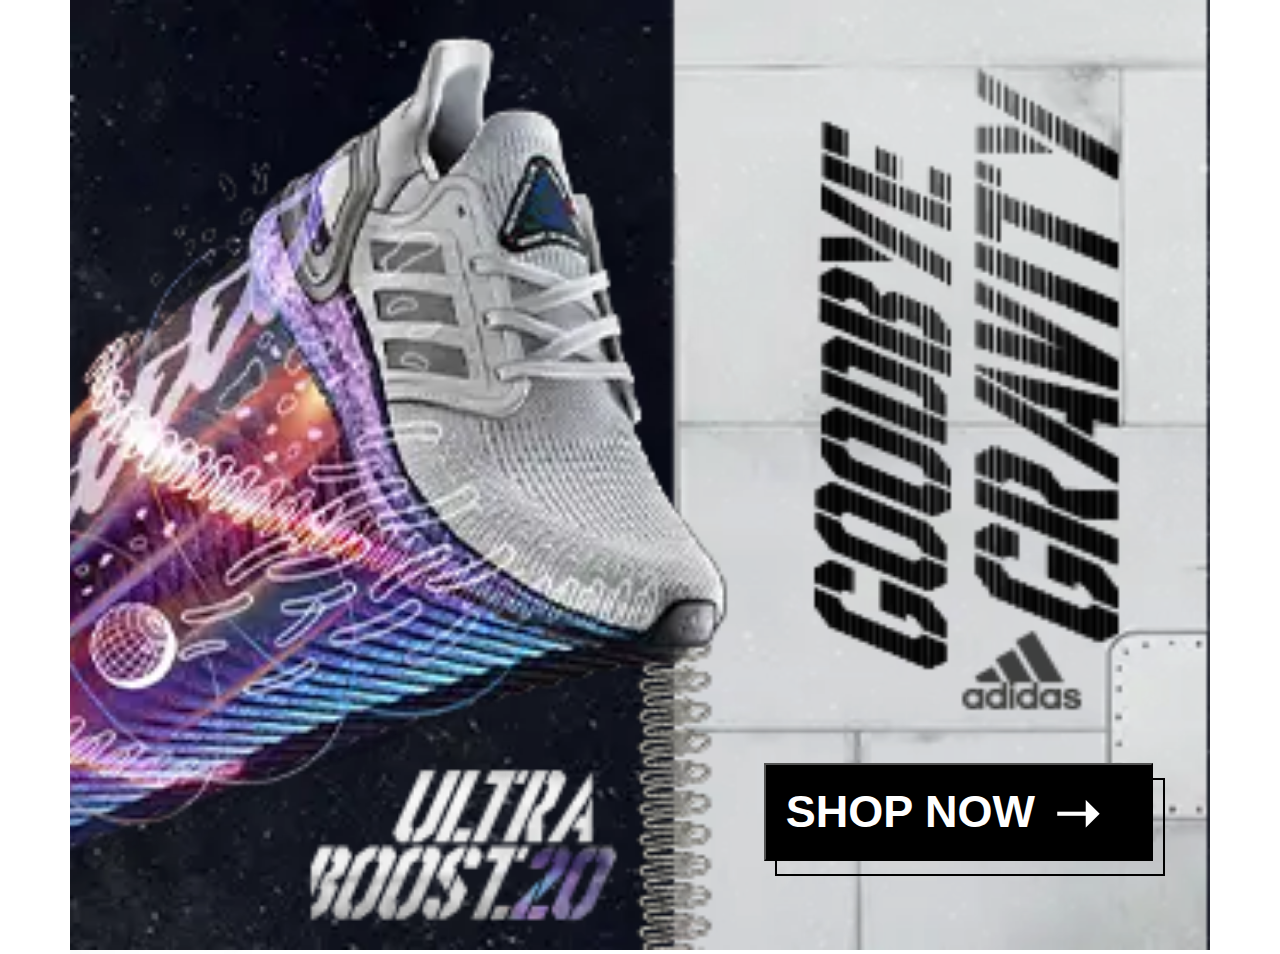
<file: index.html>
<!DOCTYPE html>
<html lang="en">
<head>
    <meta charset="utf-8" />
    <meta http-equiv="X-UA-Compatible" content="IE=edge">
    <meta name="viewport" content="width=device-width, initial-scale=1">
    <title>Главная</title>
    <link rel="icon" type="image/png" href="/public/favicon-32x32.png" sizes="32x32" />
    <link rel="stylesheet" type="text/css" href="css/style.min.css" />
</head>


<div class="container">
    <div class="img-wrapper">
        <picture><source srcset="img/space.webp" type="image/webp"><img class="space" src="img/space.jpg" alt="space"></picture>
        <div class="mask"></div>
    </div>

    <picture><source srcset="img/shoe.webp" type="image/webp"><img class="shoe" src="img/shoe.png" alt=""></picture>
    <picture><source srcset="img/text1.webp" type="image/webp"><img class="text1" src="img/text1.png" alt=""></picture>
    <picture><source srcset="img/tfp.webp" type="image/webp"><img class="tfp" src="img/tfp.png" alt=""></picture>
    <picture><source srcset="img/bg-second.webp" type="image/webp"><img class="bg-second" src="img/bg-second.png" alt=""></picture>

    <picture><source srcset="img/text2.webp" type="image/webp"><img class="text2" src="img/text2.png" alt=""></picture>
    <picture><source srcset="img/text3.webp" type="image/webp"><img class="text3" src="img/text3.png" alt=""></picture>
    <picture><source srcset="img/logo.webp" type="image/webp"><img class="logo" src="img/logo.png" alt=""></picture>

    <div class="btn-block">
        <div class="frame"> </div>
        <button>SHOP NOW <p>➝</p></button>
    </div>
</div>




<footer></footer>

<script src="js/app.min.js"></script>

</body>

</html>
</file>
<file: css/style.min.css>
.row{--bs-gutter-x:1.5rem;--bs-gutter-y:0;display:-webkit-box;display:-ms-flexbox;display:flex;-ms-flex-wrap:wrap;flex-wrap:wrap;margin-top:calc(var(--bs-gutter-y) * -1);margin-right:calc(var(--bs-gutter-x) * -.5);margin-left:calc(var(--bs-gutter-x) * -.5)}.row>*{-ms-flex-negative:0;flex-shrink:0;width:100%;max-width:100%;padding-right:calc(var(--bs-gutter-x) * .5);padding-left:calc(var(--bs-gutter-x) * .5);margin-top:var(--bs-gutter-y)}.col{-webkit-box-flex:1;-ms-flex:1 0 0%;flex:1 0 0%}.row-cols-auto>*{-webkit-box-flex:0;-ms-flex:0 0 auto;flex:0 0 auto;width:auto}.row-cols-1>*{-webkit-box-flex:0;-ms-flex:0 0 auto;flex:0 0 auto;width:100%}.row-cols-2>*{-webkit-box-flex:0;-ms-flex:0 0 auto;flex:0 0 auto;width:50%}.row-cols-3>*{-webkit-box-flex:0;-ms-flex:0 0 auto;flex:0 0 auto;width:33.3333333333%}.row-cols-4>*{-webkit-box-flex:0;-ms-flex:0 0 auto;flex:0 0 auto;width:25%}.row-cols-5>*{-webkit-box-flex:0;-ms-flex:0 0 auto;flex:0 0 auto;width:20%}.row-cols-6>*{-webkit-box-flex:0;-ms-flex:0 0 auto;flex:0 0 auto;width:16.6666666667%}.col-auto{-webkit-box-flex:0;-ms-flex:0 0 auto;flex:0 0 auto;width:auto}.col-1{-webkit-box-flex:0;-ms-flex:0 0 auto;flex:0 0 auto;width:8.33333333%}.col-2{-webkit-box-flex:0;-ms-flex:0 0 auto;flex:0 0 auto;width:16.66666667%}.col-3{-webkit-box-flex:0;-ms-flex:0 0 auto;flex:0 0 auto;width:25%}.col-4{-webkit-box-flex:0;-ms-flex:0 0 auto;flex:0 0 auto;width:33.33333333%}.col-5{-webkit-box-flex:0;-ms-flex:0 0 auto;flex:0 0 auto;width:41.66666667%}.col-6{-webkit-box-flex:0;-ms-flex:0 0 auto;flex:0 0 auto;width:50%}.col-7{-webkit-box-flex:0;-ms-flex:0 0 auto;flex:0 0 auto;width:58.33333333%}.col-8{-webkit-box-flex:0;-ms-flex:0 0 auto;flex:0 0 auto;width:66.66666667%}.col-9{-webkit-box-flex:0;-ms-flex:0 0 auto;flex:0 0 auto;width:75%}.col-10{-webkit-box-flex:0;-ms-flex:0 0 auto;flex:0 0 auto;width:83.33333333%}.col-11{-webkit-box-flex:0;-ms-flex:0 0 auto;flex:0 0 auto;width:91.66666667%}.col-12{-webkit-box-flex:0;-ms-flex:0 0 auto;flex:0 0 auto;width:100%}.offset-1{margin-left:8.33333333%}.offset-2{margin-left:16.66666667%}.offset-3{margin-left:25%}.offset-4{margin-left:33.33333333%}.offset-5{margin-left:41.66666667%}.offset-6{margin-left:50%}.offset-7{margin-left:58.33333333%}.offset-8{margin-left:66.66666667%}.offset-9{margin-left:75%}.offset-10{margin-left:83.33333333%}.offset-11{margin-left:91.66666667%}.g-0,.gx-0{--bs-gutter-x:0}.g-0,.gy-0{--bs-gutter-y:0}.g-1,.gx-1{--bs-gutter-x:0.25rem}.g-1,.gy-1{--bs-gutter-y:0.25rem}.g-2,.gx-2{--bs-gutter-x:0.5rem}.g-2,.gy-2{--bs-gutter-y:0.5rem}.g-3,.gx-3{--bs-gutter-x:1rem}.g-3,.gy-3{--bs-gutter-y:1rem}.g-4,.gx-4{--bs-gutter-x:1.5rem}.g-4,.gy-4{--bs-gutter-y:1.5rem}.g-5,.gx-5{--bs-gutter-x:3rem}.g-5,.gy-5{--bs-gutter-y:3rem}.container,.container-fluid,.container-lg,.container-md,.container-sm,.container-xl,.container-xxl{width:100%;padding-right:var(--bs-gutter-x,.75rem);padding-left:var(--bs-gutter-x,.75rem);margin-right:auto;margin-left:auto}*{-webkit-box-sizing:border-box;box-sizing:border-box}body{margin:0;padding:0}.container{overflow:hidden;position:relative!important;padding:0!important}.container .mask{position:absolute;top:0;left:0;bottom:0;right:0;width:100%;z-index:20;background-color:#fff;opacity:0;-webkit-animation:mask 2s;animation:mask 2s}.container .space{position:relative;width:100%;-webkit-transform:scale(1);-ms-transform:scale(1);transform:scale(1);-webkit-transform-origin:center;-ms-transform-origin:center;transform-origin:center;-webkit-animation:space 2s;animation:space 2s}@-webkit-keyframes mask{from{opacity:1}to{opacity:0}}@keyframes mask{from{opacity:1}to{opacity:0}}@-webkit-keyframes space{from{-webkit-transform:scale(1.5);transform:scale(1.5)}to{-webkit-transform:scale(1);transform:scale(1)}}@keyframes space{from{-webkit-transform:scale(1.5);transform:scale(1.5)}to{-webkit-transform:scale(1);transform:scale(1)}}.container .text2,.container .text3{position:absolute;height:62%;width:auto}.container .text2{top:11%;left:65%;-webkit-animation:text2 3s;animation:text2 3s}@-webkit-keyframes text2{50%,from{-webkit-transform:translate3d(0,-3000px,0);transform:translate3d(0,-3000px,0)}to{-webkit-transform:translate3d(0,0,0);transform:translate3d(0,0,0)}}@keyframes text2{50%,from{-webkit-transform:translate3d(0,-3000px,0);transform:translate3d(0,-3000px,0)}to{-webkit-transform:translate3d(0,0,0);transform:translate3d(0,0,0)}}.container .text3{top:6%;left:79%;-webkit-animation:text3 4s;animation:text3 4s}@-webkit-keyframes text3{75%,from{-webkit-transform:translate3d(0,-3000px,0);transform:translate3d(0,-3000px,0)}to{-webkit-transform:translate3d(0,0,0);transform:translate3d(0,0,0)}}@keyframes text3{75%,from{-webkit-transform:translate3d(0,-3000px,0);transform:translate3d(0,-3000px,0)}to{-webkit-transform:translate3d(0,0,0);transform:translate3d(0,0,0)}}.container .logo{-webkit-animation:logo 2.5s;animation:logo 2.5s}@-webkit-keyframes logo{40%,from{opacity:0}to{opacity:1}}@keyframes logo{40%,from{opacity:0}to{opacity:1}}.container .bg-second,.container .dark,.container .logo,.container .shoe,.container .text1,.container .tfp{position:absolute;top:0;left:0;width:100%}.container .shoe{z-index:120;-webkit-transform-origin:top right;-ms-transform-origin:top right;transform-origin:top right;-webkit-transform:scale(2.1);-ms-transform:scale(2.1);transform:scale(2.1);top:-48%;left:auto;right:40%;-webkit-animation:shoe 1s;animation:shoe 1s}@-webkit-keyframes shoe{from{-webkit-transform:scale(0);transform:scale(0);top:50%;left:auto;right:50%}35%{-webkit-transform:scale(0);transform:scale(0);top:50%;left:auto;right:50%}40%{-webkit-transform:scale(.05);transform:scale(.05);top:45%;left:auto;right:45%}to{-webkit-transform:scale(2.1);transform:scale(2.1);top:-48%;left:auto;right:40%}}@keyframes shoe{from{-webkit-transform:scale(0);transform:scale(0);top:50%;left:auto;right:50%}35%{-webkit-transform:scale(0);transform:scale(0);top:50%;left:auto;right:50%}40%{-webkit-transform:scale(.05);transform:scale(.05);top:45%;left:auto;right:45%}to{-webkit-transform:scale(2.1);transform:scale(2.1);top:-48%;left:auto;right:40%}}.container .text1{-webkit-transform:scale(1);-ms-transform:scale(1);transform:scale(1);-webkit-animation:text1 4s;animation:text1 4s;top:0}@-webkit-keyframes text1{from{-webkit-transform:scale(0);transform:scale(0);top:40%;left:auto}35%{-webkit-transform:scale(0);transform:scale(0);top:40%}40%{-webkit-transform:scale(.05);transform:scale(.05)}to{-webkit-transform:scale(1);transform:scale(1);top:0}}@keyframes text1{from{-webkit-transform:scale(0);transform:scale(0);top:40%;left:auto}35%{-webkit-transform:scale(0);transform:scale(0);top:40%}40%{-webkit-transform:scale(.05);transform:scale(.05)}to{-webkit-transform:scale(1);transform:scale(1);top:0}}.container .tfp{z-index:100;-webkit-animation:tfp 3s;animation:tfp 3s}@-webkit-keyframes tfp{60%,75%,90%,from,to{-webkit-animation-timing-function:cubic-bezier(.215,.61,.355,1);animation-timing-function:cubic-bezier(.215,.61,.355,1)}from{opacity:0;-webkit-transform:translate3d(0,3000px,0) scaleY(5);transform:translate3d(0,3000px,0) scaleY(5)}60%{opacity:1;-webkit-transform:translate3d(0,-20px,0) scaleY(.9);transform:translate3d(0,-20px,0) scaleY(.9)}75%{-webkit-transform:translate3d(0,10px,0) scaleY(.95);transform:translate3d(0,10px,0) scaleY(.95)}90%{-webkit-transform:translate3d(0,-5px,0) scaleY(.985);transform:translate3d(0,-5px,0) scaleY(.985)}to{-webkit-transform:translate3d(0,0,0);transform:translate3d(0,0,0)}}@keyframes tfp{60%,75%,90%,from,to{-webkit-animation-timing-function:cubic-bezier(.215,.61,.355,1);animation-timing-function:cubic-bezier(.215,.61,.355,1)}from{opacity:0;-webkit-transform:translate3d(0,3000px,0) scaleY(5);transform:translate3d(0,3000px,0) scaleY(5)}60%{opacity:1;-webkit-transform:translate3d(0,-20px,0) scaleY(.9);transform:translate3d(0,-20px,0) scaleY(.9)}75%{-webkit-transform:translate3d(0,10px,0) scaleY(.95);transform:translate3d(0,10px,0) scaleY(.95)}90%{-webkit-transform:translate3d(0,-5px,0) scaleY(.985);transform:translate3d(0,-5px,0) scaleY(.985)}to{-webkit-transform:translate3d(0,0,0);transform:translate3d(0,0,0)}}.container .bg-second{opacity:.9;-webkit-animation:bg-second 4s;animation:bg-second 4s;width:100%}@-webkit-keyframes bg-second{60%,75%,90%,from{-webkit-animation-timing-function:cubic-bezier(.215,.61,.355,1);animation-timing-function:cubic-bezier(.215,.61,.355,1)}0%{opacity:1;-webkit-transform:translate3d(0,-3000px,0) scaleY(3);transform:translate3d(0,-3000px,0) scaleY(3)}60%{opacity:1;-webkit-transform:translate3d(0,25px,0) scaleY(.9);transform:translate3d(0,25px,0) scaleY(.9)}75%{-webkit-transform:translate3d(0,-10px,0) scaleY(.95);transform:translate3d(0,-10px,0) scaleY(.95)}90%{-webkit-transform:translate3d(0,5px,0) scaleY(.985);transform:translate3d(0,5px,0) scaleY(.985)}to{-webkit-transform:translate3d(0,0,0);transform:translate3d(0,0,0)}}@keyframes bg-second{60%,75%,90%,from{-webkit-animation-timing-function:cubic-bezier(.215,.61,.355,1);animation-timing-function:cubic-bezier(.215,.61,.355,1)}0%{opacity:1;-webkit-transform:translate3d(0,-3000px,0) scaleY(3);transform:translate3d(0,-3000px,0) scaleY(3)}60%{opacity:1;-webkit-transform:translate3d(0,25px,0) scaleY(.9);transform:translate3d(0,25px,0) scaleY(.9)}75%{-webkit-transform:translate3d(0,-10px,0) scaleY(.95);transform:translate3d(0,-10px,0) scaleY(.95)}90%{-webkit-transform:translate3d(0,5px,0) scaleY(.985);transform:translate3d(0,5px,0) scaleY(.985)}to{-webkit-transform:translate3d(0,0,0);transform:translate3d(0,0,0)}}.container .btn-block{position:absolute;-webkit-animation:btn-block 4s;animation:btn-block 4s;right:5%;top:80%}.container .btn-block .frame{position:absolute;left:3%;top:15%;border:2px solid #000;width:390px;max-width:100%;height:100%}.container .btn-block button{display:-webkit-box;display:-ms-flexbox;display:flex;-webkit-box-orient:horizontal;-webkit-box-direction:normal;-ms-flex-direction:row;flex-direction:row;-webkit-box-align:center;-ms-flex-align:center;align-items:center;padding:15px 50px 15px 20px;width:auto;background-color:#000;font-size:45px;font-weight:700;color:#fff;z-index:20}.container .btn-block button p{font-size:55px;margin:auto 0 0 20px}@-webkit-keyframes btn-block{60%,75%,90%,from{-webkit-animation-timing-function:ease-in-out;animation-timing-function:ease-in-out}0%{opacity:1;-webkit-transform:translate3d(0,-3000px,0);transform:translate3d(0,-3000px,0)}60%{opacity:1;-webkit-transform:translate3d(0,100px,0);transform:translate3d(0,100px,0)}75%{-webkit-transform:translate3d(0,-100px,0);transform:translate3d(0,-100px,0)}90%{-webkit-transform:translate3d(0,25px,0);transform:translate3d(0,25px,0)}to{-webkit-transform:translate3d(0,0,0);transform:translate3d(0,0,0)}}@keyframes btn-block{60%,75%,90%,from{-webkit-animation-timing-function:ease-in-out;animation-timing-function:ease-in-out}0%{opacity:1;-webkit-transform:translate3d(0,-3000px,0);transform:translate3d(0,-3000px,0)}60%{opacity:1;-webkit-transform:translate3d(0,100px,0);transform:translate3d(0,100px,0)}75%{-webkit-transform:translate3d(0,-100px,0);transform:translate3d(0,-100px,0)}90%{-webkit-transform:translate3d(0,25px,0);transform:translate3d(0,25px,0)}to{-webkit-transform:translate3d(0,0,0);transform:translate3d(0,0,0)}}@media (min-width:576px){.col-sm{-webkit-box-flex:1;-ms-flex:1 0 0%;flex:1 0 0%}.row-cols-sm-auto>*{-webkit-box-flex:0;-ms-flex:0 0 auto;flex:0 0 auto;width:auto}.row-cols-sm-1>*{-webkit-box-flex:0;-ms-flex:0 0 auto;flex:0 0 auto;width:100%}.row-cols-sm-2>*{-webkit-box-flex:0;-ms-flex:0 0 auto;flex:0 0 auto;width:50%}.row-cols-sm-3>*{-webkit-box-flex:0;-ms-flex:0 0 auto;flex:0 0 auto;width:33.3333333333%}.row-cols-sm-4>*{-webkit-box-flex:0;-ms-flex:0 0 auto;flex:0 0 auto;width:25%}.row-cols-sm-5>*{-webkit-box-flex:0;-ms-flex:0 0 auto;flex:0 0 auto;width:20%}.row-cols-sm-6>*{-webkit-box-flex:0;-ms-flex:0 0 auto;flex:0 0 auto;width:16.6666666667%}.col-sm-auto{-webkit-box-flex:0;-ms-flex:0 0 auto;flex:0 0 auto;width:auto}.col-sm-1{-webkit-box-flex:0;-ms-flex:0 0 auto;flex:0 0 auto;width:8.33333333%}.col-sm-2{-webkit-box-flex:0;-ms-flex:0 0 auto;flex:0 0 auto;width:16.66666667%}.col-sm-3{-webkit-box-flex:0;-ms-flex:0 0 auto;flex:0 0 auto;width:25%}.col-sm-4{-webkit-box-flex:0;-ms-flex:0 0 auto;flex:0 0 auto;width:33.33333333%}.col-sm-5{-webkit-box-flex:0;-ms-flex:0 0 auto;flex:0 0 auto;width:41.66666667%}.col-sm-6{-webkit-box-flex:0;-ms-flex:0 0 auto;flex:0 0 auto;width:50%}.col-sm-7{-webkit-box-flex:0;-ms-flex:0 0 auto;flex:0 0 auto;width:58.33333333%}.col-sm-8{-webkit-box-flex:0;-ms-flex:0 0 auto;flex:0 0 auto;width:66.66666667%}.col-sm-9{-webkit-box-flex:0;-ms-flex:0 0 auto;flex:0 0 auto;width:75%}.col-sm-10{-webkit-box-flex:0;-ms-flex:0 0 auto;flex:0 0 auto;width:83.33333333%}.col-sm-11{-webkit-box-flex:0;-ms-flex:0 0 auto;flex:0 0 auto;width:91.66666667%}.col-sm-12{-webkit-box-flex:0;-ms-flex:0 0 auto;flex:0 0 auto;width:100%}.offset-sm-0{margin-left:0}.offset-sm-1{margin-left:8.33333333%}.offset-sm-2{margin-left:16.66666667%}.offset-sm-3{margin-left:25%}.offset-sm-4{margin-left:33.33333333%}.offset-sm-5{margin-left:41.66666667%}.offset-sm-6{margin-left:50%}.offset-sm-7{margin-left:58.33333333%}.offset-sm-8{margin-left:66.66666667%}.offset-sm-9{margin-left:75%}.offset-sm-10{margin-left:83.33333333%}.offset-sm-11{margin-left:91.66666667%}.g-sm-0,.gx-sm-0{--bs-gutter-x:0}.g-sm-0,.gy-sm-0{--bs-gutter-y:0}.g-sm-1,.gx-sm-1{--bs-gutter-x:0.25rem}.g-sm-1,.gy-sm-1{--bs-gutter-y:0.25rem}.g-sm-2,.gx-sm-2{--bs-gutter-x:0.5rem}.g-sm-2,.gy-sm-2{--bs-gutter-y:0.5rem}.g-sm-3,.gx-sm-3{--bs-gutter-x:1rem}.g-sm-3,.gy-sm-3{--bs-gutter-y:1rem}.g-sm-4,.gx-sm-4{--bs-gutter-x:1.5rem}.g-sm-4,.gy-sm-4{--bs-gutter-y:1.5rem}.g-sm-5,.gx-sm-5{--bs-gutter-x:3rem}.g-sm-5,.gy-sm-5{--bs-gutter-y:3rem}.container,.container-sm{max-width:540px}}@media (min-width:768px){.col-md{-webkit-box-flex:1;-ms-flex:1 0 0%;flex:1 0 0%}.row-cols-md-auto>*{-webkit-box-flex:0;-ms-flex:0 0 auto;flex:0 0 auto;width:auto}.row-cols-md-1>*{-webkit-box-flex:0;-ms-flex:0 0 auto;flex:0 0 auto;width:100%}.row-cols-md-2>*{-webkit-box-flex:0;-ms-flex:0 0 auto;flex:0 0 auto;width:50%}.row-cols-md-3>*{-webkit-box-flex:0;-ms-flex:0 0 auto;flex:0 0 auto;width:33.3333333333%}.row-cols-md-4>*{-webkit-box-flex:0;-ms-flex:0 0 auto;flex:0 0 auto;width:25%}.row-cols-md-5>*{-webkit-box-flex:0;-ms-flex:0 0 auto;flex:0 0 auto;width:20%}.row-cols-md-6>*{-webkit-box-flex:0;-ms-flex:0 0 auto;flex:0 0 auto;width:16.6666666667%}.col-md-auto{-webkit-box-flex:0;-ms-flex:0 0 auto;flex:0 0 auto;width:auto}.col-md-1{-webkit-box-flex:0;-ms-flex:0 0 auto;flex:0 0 auto;width:8.33333333%}.col-md-2{-webkit-box-flex:0;-ms-flex:0 0 auto;flex:0 0 auto;width:16.66666667%}.col-md-3{-webkit-box-flex:0;-ms-flex:0 0 auto;flex:0 0 auto;width:25%}.col-md-4{-webkit-box-flex:0;-ms-flex:0 0 auto;flex:0 0 auto;width:33.33333333%}.col-md-5{-webkit-box-flex:0;-ms-flex:0 0 auto;flex:0 0 auto;width:41.66666667%}.col-md-6{-webkit-box-flex:0;-ms-flex:0 0 auto;flex:0 0 auto;width:50%}.col-md-7{-webkit-box-flex:0;-ms-flex:0 0 auto;flex:0 0 auto;width:58.33333333%}.col-md-8{-webkit-box-flex:0;-ms-flex:0 0 auto;flex:0 0 auto;width:66.66666667%}.col-md-9{-webkit-box-flex:0;-ms-flex:0 0 auto;flex:0 0 auto;width:75%}.col-md-10{-webkit-box-flex:0;-ms-flex:0 0 auto;flex:0 0 auto;width:83.33333333%}.col-md-11{-webkit-box-flex:0;-ms-flex:0 0 auto;flex:0 0 auto;width:91.66666667%}.col-md-12{-webkit-box-flex:0;-ms-flex:0 0 auto;flex:0 0 auto;width:100%}.offset-md-0{margin-left:0}.offset-md-1{margin-left:8.33333333%}.offset-md-2{margin-left:16.66666667%}.offset-md-3{margin-left:25%}.offset-md-4{margin-left:33.33333333%}.offset-md-5{margin-left:41.66666667%}.offset-md-6{margin-left:50%}.offset-md-7{margin-left:58.33333333%}.offset-md-8{margin-left:66.66666667%}.offset-md-9{margin-left:75%}.offset-md-10{margin-left:83.33333333%}.offset-md-11{margin-left:91.66666667%}.g-md-0,.gx-md-0{--bs-gutter-x:0}.g-md-0,.gy-md-0{--bs-gutter-y:0}.g-md-1,.gx-md-1{--bs-gutter-x:0.25rem}.g-md-1,.gy-md-1{--bs-gutter-y:0.25rem}.g-md-2,.gx-md-2{--bs-gutter-x:0.5rem}.g-md-2,.gy-md-2{--bs-gutter-y:0.5rem}.g-md-3,.gx-md-3{--bs-gutter-x:1rem}.g-md-3,.gy-md-3{--bs-gutter-y:1rem}.g-md-4,.gx-md-4{--bs-gutter-x:1.5rem}.g-md-4,.gy-md-4{--bs-gutter-y:1.5rem}.g-md-5,.gx-md-5{--bs-gutter-x:3rem}.g-md-5,.gy-md-5{--bs-gutter-y:3rem}.container,.container-md,.container-sm{max-width:720px}}@media (min-width:992px){.col-lg{-webkit-box-flex:1;-ms-flex:1 0 0%;flex:1 0 0%}.row-cols-lg-auto>*{-webkit-box-flex:0;-ms-flex:0 0 auto;flex:0 0 auto;width:auto}.row-cols-lg-1>*{-webkit-box-flex:0;-ms-flex:0 0 auto;flex:0 0 auto;width:100%}.row-cols-lg-2>*{-webkit-box-flex:0;-ms-flex:0 0 auto;flex:0 0 auto;width:50%}.row-cols-lg-3>*{-webkit-box-flex:0;-ms-flex:0 0 auto;flex:0 0 auto;width:33.3333333333%}.row-cols-lg-4>*{-webkit-box-flex:0;-ms-flex:0 0 auto;flex:0 0 auto;width:25%}.row-cols-lg-5>*{-webkit-box-flex:0;-ms-flex:0 0 auto;flex:0 0 auto;width:20%}.row-cols-lg-6>*{-webkit-box-flex:0;-ms-flex:0 0 auto;flex:0 0 auto;width:16.6666666667%}.col-lg-auto{-webkit-box-flex:0;-ms-flex:0 0 auto;flex:0 0 auto;width:auto}.col-lg-1{-webkit-box-flex:0;-ms-flex:0 0 auto;flex:0 0 auto;width:8.33333333%}.col-lg-2{-webkit-box-flex:0;-ms-flex:0 0 auto;flex:0 0 auto;width:16.66666667%}.col-lg-3{-webkit-box-flex:0;-ms-flex:0 0 auto;flex:0 0 auto;width:25%}.col-lg-4{-webkit-box-flex:0;-ms-flex:0 0 auto;flex:0 0 auto;width:33.33333333%}.col-lg-5{-webkit-box-flex:0;-ms-flex:0 0 auto;flex:0 0 auto;width:41.66666667%}.col-lg-6{-webkit-box-flex:0;-ms-flex:0 0 auto;flex:0 0 auto;width:50%}.col-lg-7{-webkit-box-flex:0;-ms-flex:0 0 auto;flex:0 0 auto;width:58.33333333%}.col-lg-8{-webkit-box-flex:0;-ms-flex:0 0 auto;flex:0 0 auto;width:66.66666667%}.col-lg-9{-webkit-box-flex:0;-ms-flex:0 0 auto;flex:0 0 auto;width:75%}.col-lg-10{-webkit-box-flex:0;-ms-flex:0 0 auto;flex:0 0 auto;width:83.33333333%}.col-lg-11{-webkit-box-flex:0;-ms-flex:0 0 auto;flex:0 0 auto;width:91.66666667%}.col-lg-12{-webkit-box-flex:0;-ms-flex:0 0 auto;flex:0 0 auto;width:100%}.offset-lg-0{margin-left:0}.offset-lg-1{margin-left:8.33333333%}.offset-lg-2{margin-left:16.66666667%}.offset-lg-3{margin-left:25%}.offset-lg-4{margin-left:33.33333333%}.offset-lg-5{margin-left:41.66666667%}.offset-lg-6{margin-left:50%}.offset-lg-7{margin-left:58.33333333%}.offset-lg-8{margin-left:66.66666667%}.offset-lg-9{margin-left:75%}.offset-lg-10{margin-left:83.33333333%}.offset-lg-11{margin-left:91.66666667%}.g-lg-0,.gx-lg-0{--bs-gutter-x:0}.g-lg-0,.gy-lg-0{--bs-gutter-y:0}.g-lg-1,.gx-lg-1{--bs-gutter-x:0.25rem}.g-lg-1,.gy-lg-1{--bs-gutter-y:0.25rem}.g-lg-2,.gx-lg-2{--bs-gutter-x:0.5rem}.g-lg-2,.gy-lg-2{--bs-gutter-y:0.5rem}.g-lg-3,.gx-lg-3{--bs-gutter-x:1rem}.g-lg-3,.gy-lg-3{--bs-gutter-y:1rem}.g-lg-4,.gx-lg-4{--bs-gutter-x:1.5rem}.g-lg-4,.gy-lg-4{--bs-gutter-y:1.5rem}.g-lg-5,.gx-lg-5{--bs-gutter-x:3rem}.g-lg-5,.gy-lg-5{--bs-gutter-y:3rem}.container,.container-lg,.container-md,.container-sm{max-width:960px}}@media (min-width:1200px){.col-xl{-webkit-box-flex:1;-ms-flex:1 0 0%;flex:1 0 0%}.row-cols-xl-auto>*{-webkit-box-flex:0;-ms-flex:0 0 auto;flex:0 0 auto;width:auto}.row-cols-xl-1>*{-webkit-box-flex:0;-ms-flex:0 0 auto;flex:0 0 auto;width:100%}.row-cols-xl-2>*{-webkit-box-flex:0;-ms-flex:0 0 auto;flex:0 0 auto;width:50%}.row-cols-xl-3>*{-webkit-box-flex:0;-ms-flex:0 0 auto;flex:0 0 auto;width:33.3333333333%}.row-cols-xl-4>*{-webkit-box-flex:0;-ms-flex:0 0 auto;flex:0 0 auto;width:25%}.row-cols-xl-5>*{-webkit-box-flex:0;-ms-flex:0 0 auto;flex:0 0 auto;width:20%}.row-cols-xl-6>*{-webkit-box-flex:0;-ms-flex:0 0 auto;flex:0 0 auto;width:16.6666666667%}.col-xl-auto{-webkit-box-flex:0;-ms-flex:0 0 auto;flex:0 0 auto;width:auto}.col-xl-1{-webkit-box-flex:0;-ms-flex:0 0 auto;flex:0 0 auto;width:8.33333333%}.col-xl-2{-webkit-box-flex:0;-ms-flex:0 0 auto;flex:0 0 auto;width:16.66666667%}.col-xl-3{-webkit-box-flex:0;-ms-flex:0 0 auto;flex:0 0 auto;width:25%}.col-xl-4{-webkit-box-flex:0;-ms-flex:0 0 auto;flex:0 0 auto;width:33.33333333%}.col-xl-5{-webkit-box-flex:0;-ms-flex:0 0 auto;flex:0 0 auto;width:41.66666667%}.col-xl-6{-webkit-box-flex:0;-ms-flex:0 0 auto;flex:0 0 auto;width:50%}.col-xl-7{-webkit-box-flex:0;-ms-flex:0 0 auto;flex:0 0 auto;width:58.33333333%}.col-xl-8{-webkit-box-flex:0;-ms-flex:0 0 auto;flex:0 0 auto;width:66.66666667%}.col-xl-9{-webkit-box-flex:0;-ms-flex:0 0 auto;flex:0 0 auto;width:75%}.col-xl-10{-webkit-box-flex:0;-ms-flex:0 0 auto;flex:0 0 auto;width:83.33333333%}.col-xl-11{-webkit-box-flex:0;-ms-flex:0 0 auto;flex:0 0 auto;width:91.66666667%}.col-xl-12{-webkit-box-flex:0;-ms-flex:0 0 auto;flex:0 0 auto;width:100%}.offset-xl-0{margin-left:0}.offset-xl-1{margin-left:8.33333333%}.offset-xl-2{margin-left:16.66666667%}.offset-xl-3{margin-left:25%}.offset-xl-4{margin-left:33.33333333%}.offset-xl-5{margin-left:41.66666667%}.offset-xl-6{margin-left:50%}.offset-xl-7{margin-left:58.33333333%}.offset-xl-8{margin-left:66.66666667%}.offset-xl-9{margin-left:75%}.offset-xl-10{margin-left:83.33333333%}.offset-xl-11{margin-left:91.66666667%}.g-xl-0,.gx-xl-0{--bs-gutter-x:0}.g-xl-0,.gy-xl-0{--bs-gutter-y:0}.g-xl-1,.gx-xl-1{--bs-gutter-x:0.25rem}.g-xl-1,.gy-xl-1{--bs-gutter-y:0.25rem}.g-xl-2,.gx-xl-2{--bs-gutter-x:0.5rem}.g-xl-2,.gy-xl-2{--bs-gutter-y:0.5rem}.g-xl-3,.gx-xl-3{--bs-gutter-x:1rem}.g-xl-3,.gy-xl-3{--bs-gutter-y:1rem}.g-xl-4,.gx-xl-4{--bs-gutter-x:1.5rem}.g-xl-4,.gy-xl-4{--bs-gutter-y:1.5rem}.g-xl-5,.gx-xl-5{--bs-gutter-x:3rem}.g-xl-5,.gy-xl-5{--bs-gutter-y:3rem}.container,.container-lg,.container-md,.container-sm,.container-xl{max-width:1140px}}@media (min-width:1400px){.col-xxl{-webkit-box-flex:1;-ms-flex:1 0 0%;flex:1 0 0%}.row-cols-xxl-auto>*{-webkit-box-flex:0;-ms-flex:0 0 auto;flex:0 0 auto;width:auto}.row-cols-xxl-1>*{-webkit-box-flex:0;-ms-flex:0 0 auto;flex:0 0 auto;width:100%}.row-cols-xxl-2>*{-webkit-box-flex:0;-ms-flex:0 0 auto;flex:0 0 auto;width:50%}.row-cols-xxl-3>*{-webkit-box-flex:0;-ms-flex:0 0 auto;flex:0 0 auto;width:33.3333333333%}.row-cols-xxl-4>*{-webkit-box-flex:0;-ms-flex:0 0 auto;flex:0 0 auto;width:25%}.row-cols-xxl-5>*{-webkit-box-flex:0;-ms-flex:0 0 auto;flex:0 0 auto;width:20%}.row-cols-xxl-6>*{-webkit-box-flex:0;-ms-flex:0 0 auto;flex:0 0 auto;width:16.6666666667%}.col-xxl-auto{-webkit-box-flex:0;-ms-flex:0 0 auto;flex:0 0 auto;width:auto}.col-xxl-1{-webkit-box-flex:0;-ms-flex:0 0 auto;flex:0 0 auto;width:8.33333333%}.col-xxl-2{-webkit-box-flex:0;-ms-flex:0 0 auto;flex:0 0 auto;width:16.66666667%}.col-xxl-3{-webkit-box-flex:0;-ms-flex:0 0 auto;flex:0 0 auto;width:25%}.col-xxl-4{-webkit-box-flex:0;-ms-flex:0 0 auto;flex:0 0 auto;width:33.33333333%}.col-xxl-5{-webkit-box-flex:0;-ms-flex:0 0 auto;flex:0 0 auto;width:41.66666667%}.col-xxl-6{-webkit-box-flex:0;-ms-flex:0 0 auto;flex:0 0 auto;width:50%}.col-xxl-7{-webkit-box-flex:0;-ms-flex:0 0 auto;flex:0 0 auto;width:58.33333333%}.col-xxl-8{-webkit-box-flex:0;-ms-flex:0 0 auto;flex:0 0 auto;width:66.66666667%}.col-xxl-9{-webkit-box-flex:0;-ms-flex:0 0 auto;flex:0 0 auto;width:75%}.col-xxl-10{-webkit-box-flex:0;-ms-flex:0 0 auto;flex:0 0 auto;width:83.33333333%}.col-xxl-11{-webkit-box-flex:0;-ms-flex:0 0 auto;flex:0 0 auto;width:91.66666667%}.col-xxl-12{-webkit-box-flex:0;-ms-flex:0 0 auto;flex:0 0 auto;width:100%}.offset-xxl-0{margin-left:0}.offset-xxl-1{margin-left:8.33333333%}.offset-xxl-2{margin-left:16.66666667%}.offset-xxl-3{margin-left:25%}.offset-xxl-4{margin-left:33.33333333%}.offset-xxl-5{margin-left:41.66666667%}.offset-xxl-6{margin-left:50%}.offset-xxl-7{margin-left:58.33333333%}.offset-xxl-8{margin-left:66.66666667%}.offset-xxl-9{margin-left:75%}.offset-xxl-10{margin-left:83.33333333%}.offset-xxl-11{margin-left:91.66666667%}.g-xxl-0,.gx-xxl-0{--bs-gutter-x:0}.g-xxl-0,.gy-xxl-0{--bs-gutter-y:0}.g-xxl-1,.gx-xxl-1{--bs-gutter-x:0.25rem}.g-xxl-1,.gy-xxl-1{--bs-gutter-y:0.25rem}.g-xxl-2,.gx-xxl-2{--bs-gutter-x:0.5rem}.g-xxl-2,.gy-xxl-2{--bs-gutter-y:0.5rem}.g-xxl-3,.gx-xxl-3{--bs-gutter-x:1rem}.g-xxl-3,.gy-xxl-3{--bs-gutter-y:1rem}.g-xxl-4,.gx-xxl-4{--bs-gutter-x:1.5rem}.g-xxl-4,.gy-xxl-4{--bs-gutter-y:1.5rem}.g-xxl-5,.gx-xxl-5{--bs-gutter-x:3rem}.g-xxl-5,.gy-xxl-5{--bs-gutter-y:3rem}.container,.container-lg,.container-md,.container-sm,.container-xl,.container-xxl{max-width:1320px}}@media (max-width:1200px){.container .btn-block button{font-size:25px;padding:5px}}@media (max-width:768px){.container .btn-block button{font-size:15px;padding:5px}.container .btn-block button p{font-size:15px}}
</file>
